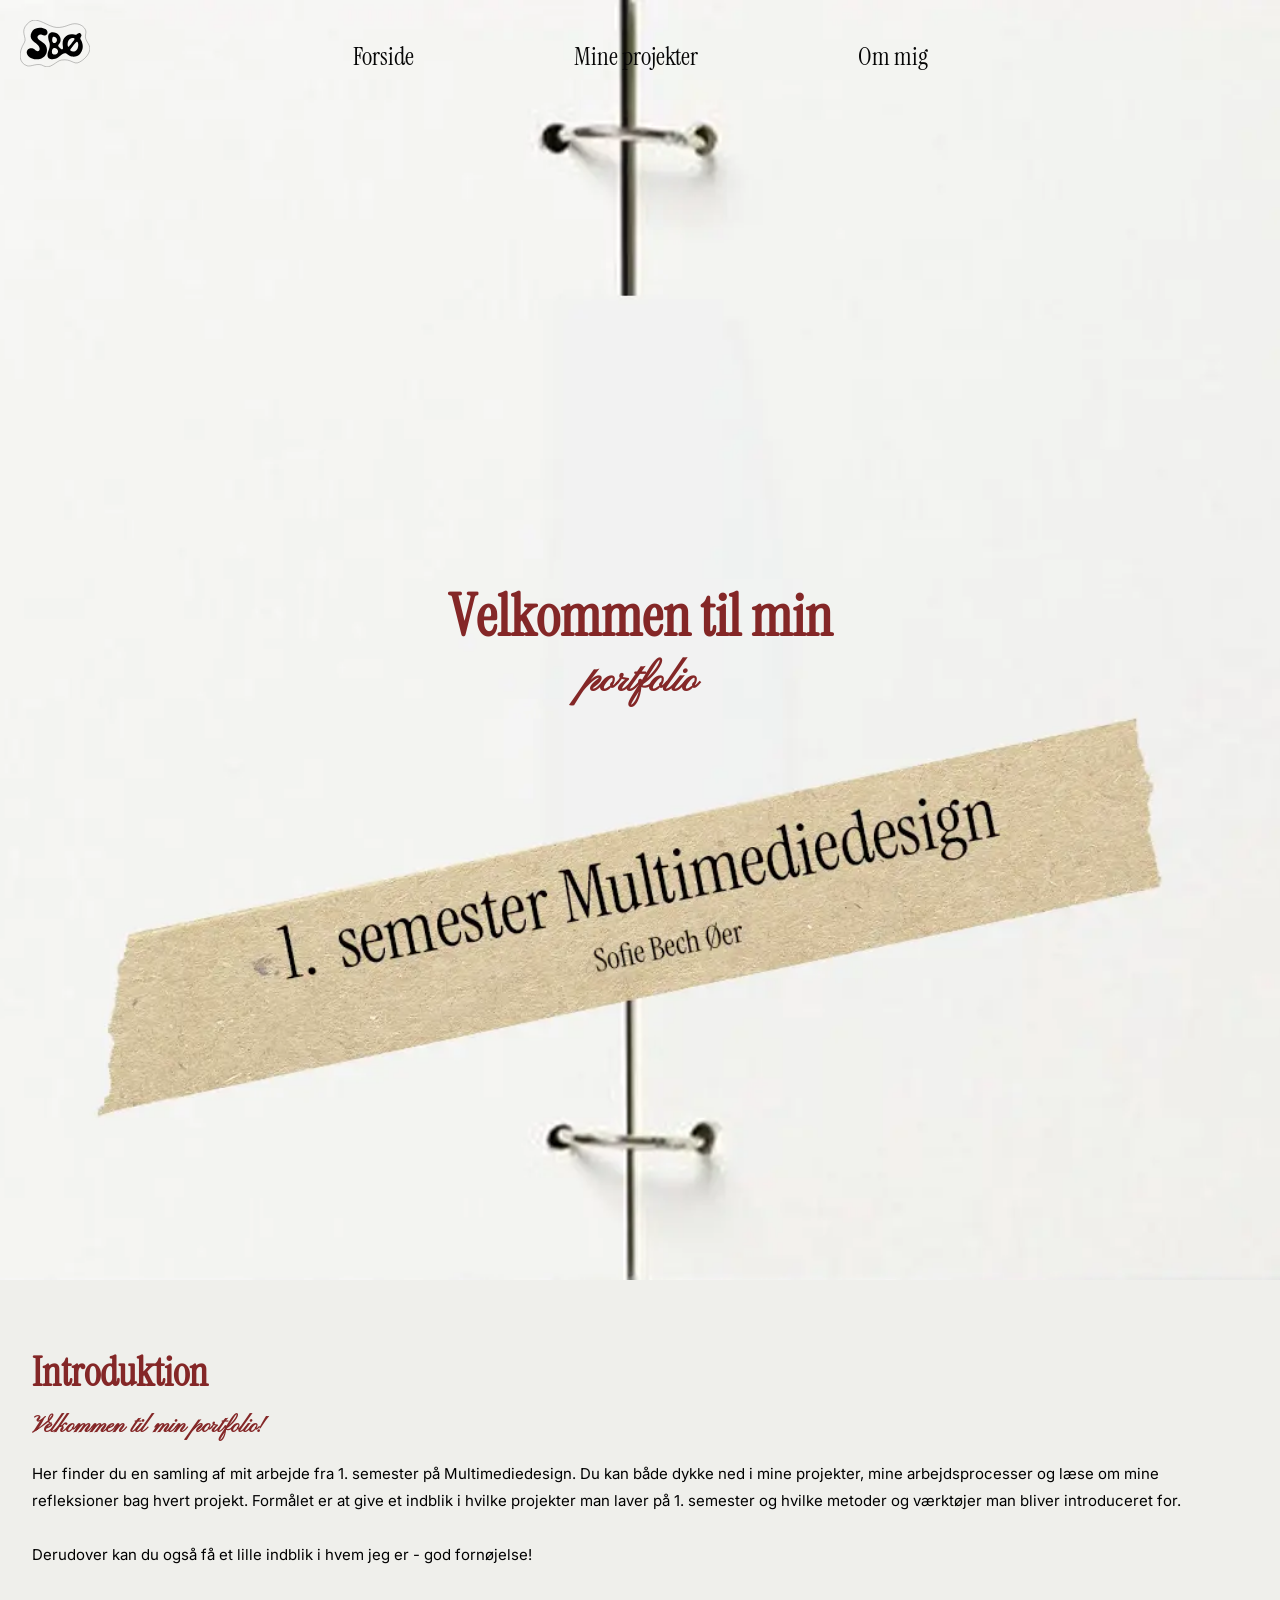
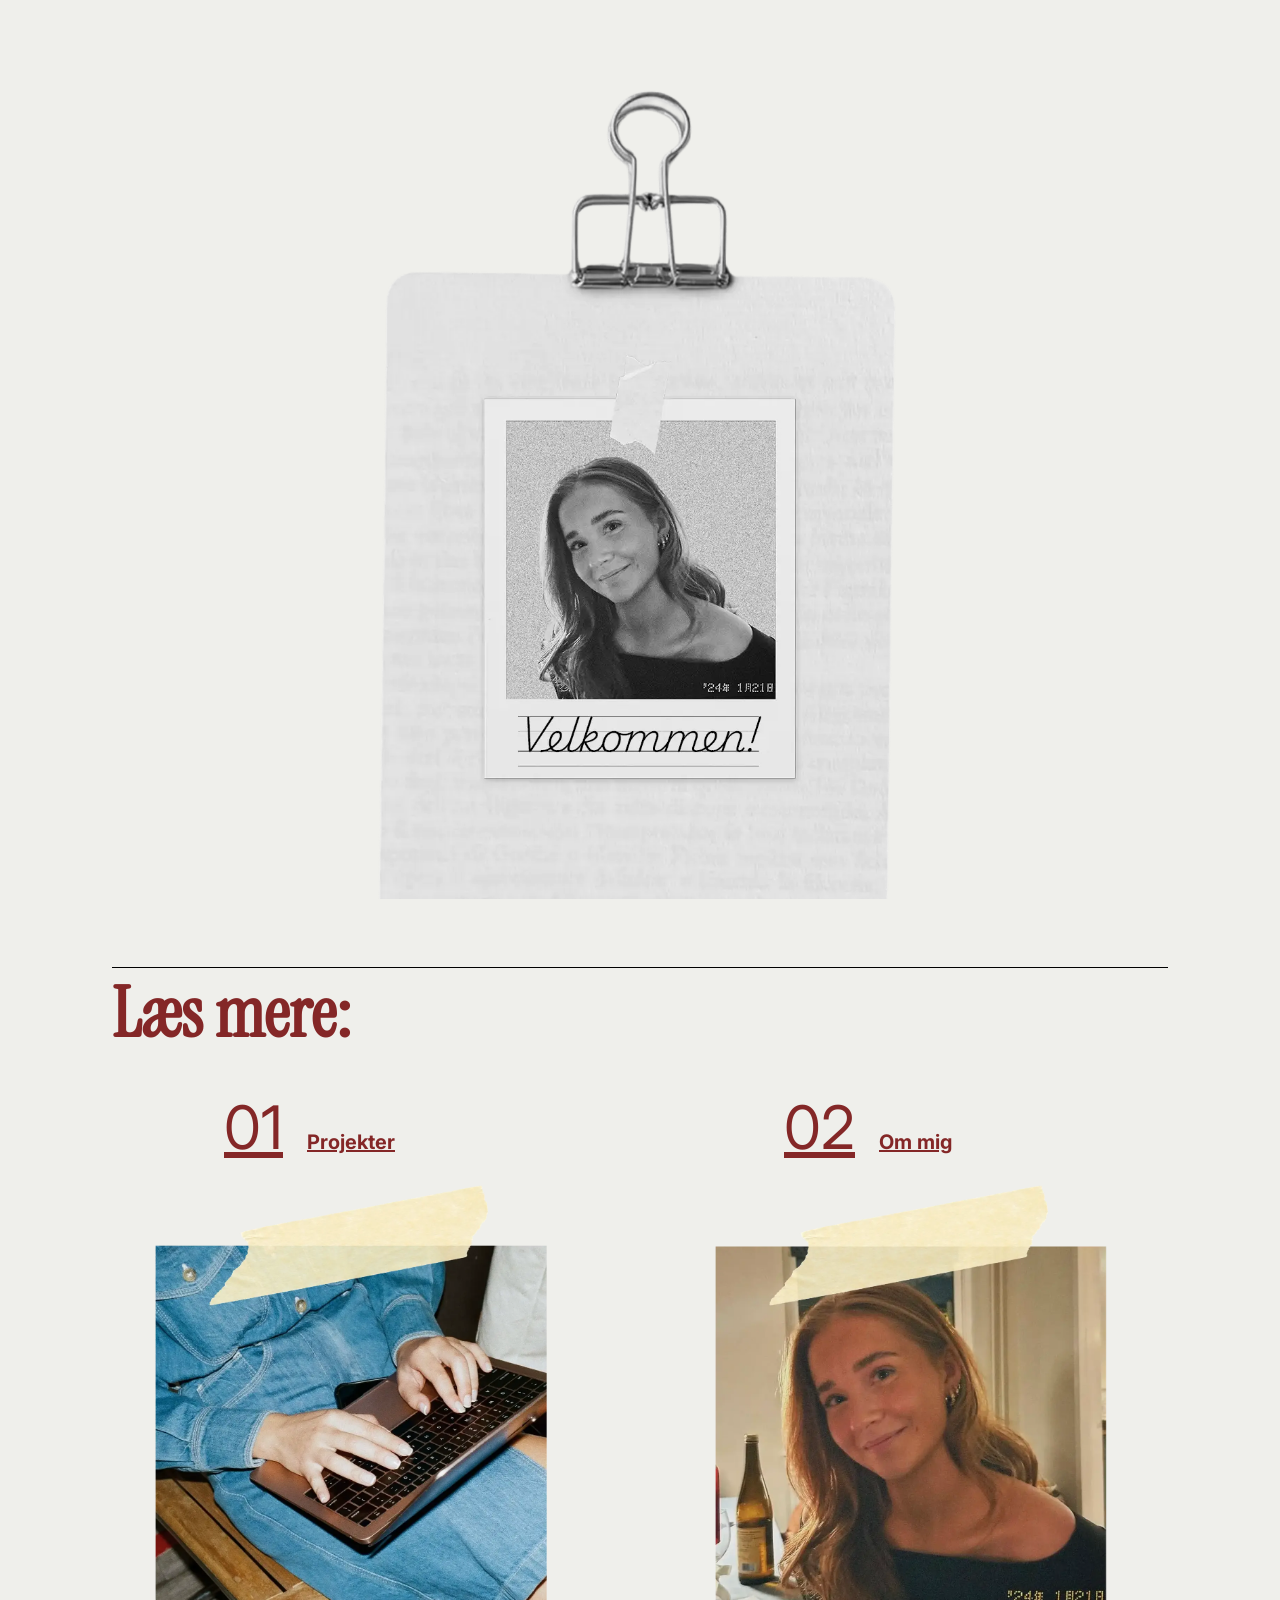
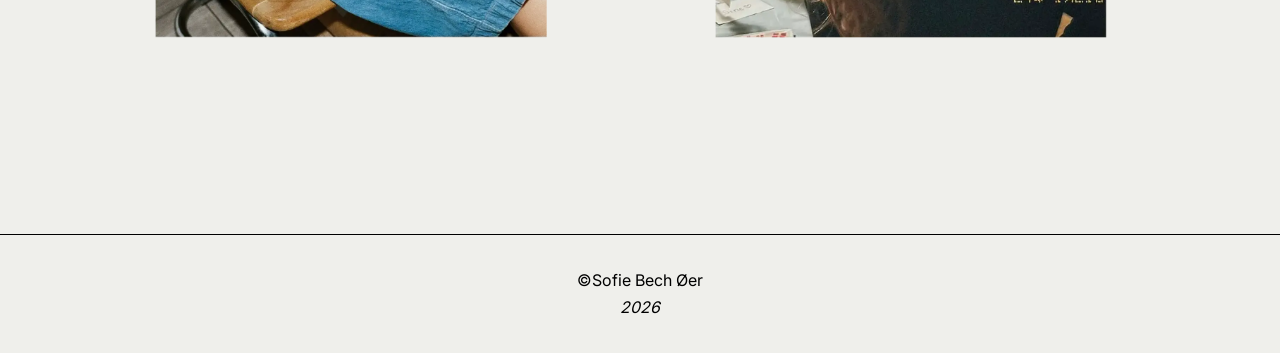
<file: index.html>
<!doctype html>
<html lang="da">
  <head>
    <meta charset="UTF-8" />
    <meta name="viewport" content="width=device-width, initial-scale=1.0" />
    <link rel="stylesheet" href="css/generel.css?v=2" />
    <link rel="stylesheet" href="css/layout.css?v=2" />

    <link rel="icon" type="image/svg+xml" href="imgs/favicon.svg" />

    <script src="js/burgermenu.js" defer></script>
    <script src="js/animation.js" defer></script>

    <title>Forside</title>
  </head>
  <body>
    <!-- HEADER -->
    <header>
      <a href="index.html">
        <img src="imgs/logo.svg" alt="mit logo" class="logo" />
      </a>

      <!-- span er i stedet for at skrive streger som en burger -->
      <button class="burger" id="burger">
        <span></span>
        <span></span>
        <span></span>
      </button>

      <nav class="mobile-menu" id="mobileMenu">
        <a href="index.html">(1) FORSIDE</a>
        <a href="projekter.html">(2) PROJEKTER</a>
        <a href="ommig.html">(3) OM MIG</a>
      </nav>

      <!-- menu til desktop -->
      <nav class="desktop_nav">
        <a href="index.html">Forside</a>
        <a href="projekter.html">Mine projekter</a>
        <a href="ommig.html">Om mig</a>
      </nav>
    </header>

    <!-- MAIN -->
    <main>
      <!-- HERO -->
      <section class="hero">
        <div class="hero_img">
          <img src="imgs/hero.webp" alt="herobillede" />
        </div>

        <div class="hero_text">
          <h1>Velkommen til min</h1>
          <h2 class="animer">portfolio</h2>
        </div>
      </section>

      <!-- INTRODUKTION -->
      <section class="forside_intro">
        <div class="forside_intro_text">
          <h1>Introduktion</h1>
          <h2>Velkommen til min portfolio!</h2>
          <p>
            Her finder du en samling af mit arbejde fra 1. semester på Multimediedesign. Du kan både dykke ned i mine projekter, mine arbejdsprocesser og læse om mine refleksioner bag hvert projekt. Formålet er at give et indblik i hvilke projekter
            man laver på 1. semester og hvilke metoder og værktøjer man bliver introduceret for. <br /><br />Derudover kan du også få et lille indblik i hvem jeg er - god fornøjelse!
          </p>
        </div>

        <div class="intro_img">
          <img src="imgs/intro_img.webp" alt="intro_billede_af_mig" />
        </div>
      </section>

      <!-- LÆS MERE -->
      <section class="laes_mere">
        <h1>Læs mere:</h1>

        <a href="projekter.html" class="laes_mere_a">
          <h2 class="laes_mere_title">
            <span class="nummer">01</span>
            <span class="tekst">Projekter</span>
          </h2>

          <img src="imgs/01projekter.webp" alt="projekter_img" />
        </a>

        <a href="ommig.html" class="laes_mere_a">
          <h3 class="laes_mere_title">
            <span class="nummer">02</span>
            <span class="tekst">Om mig</span>
          </h3>

          <img src="imgs/02ommig.webp" alt="ommig_img" />
        </a>
      </section>
    </main>

    <!-- FOOTER -->
    <footer>
      <p class="navn_footer">&copy;Sofie Bech Øer</p>
      <p class="år">2026</p>
    </footer>
  </body>
</html>
</file>
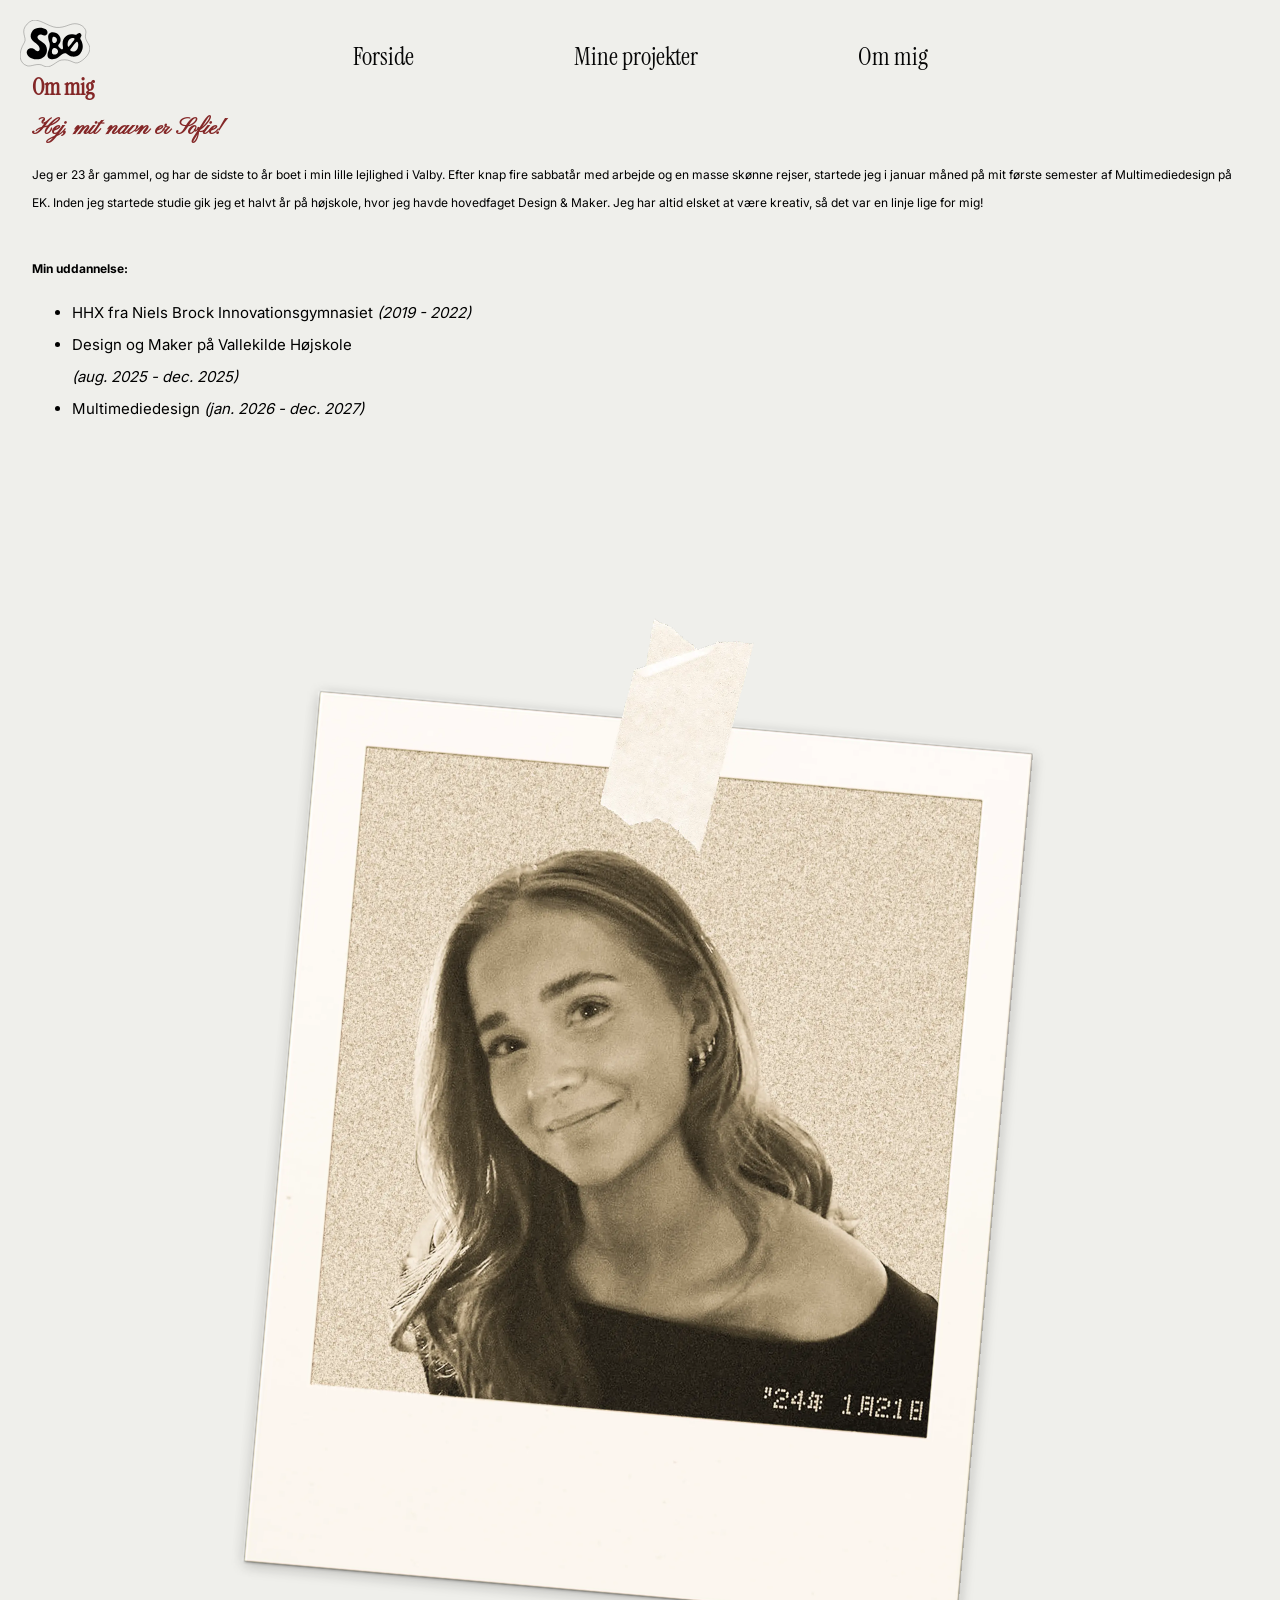
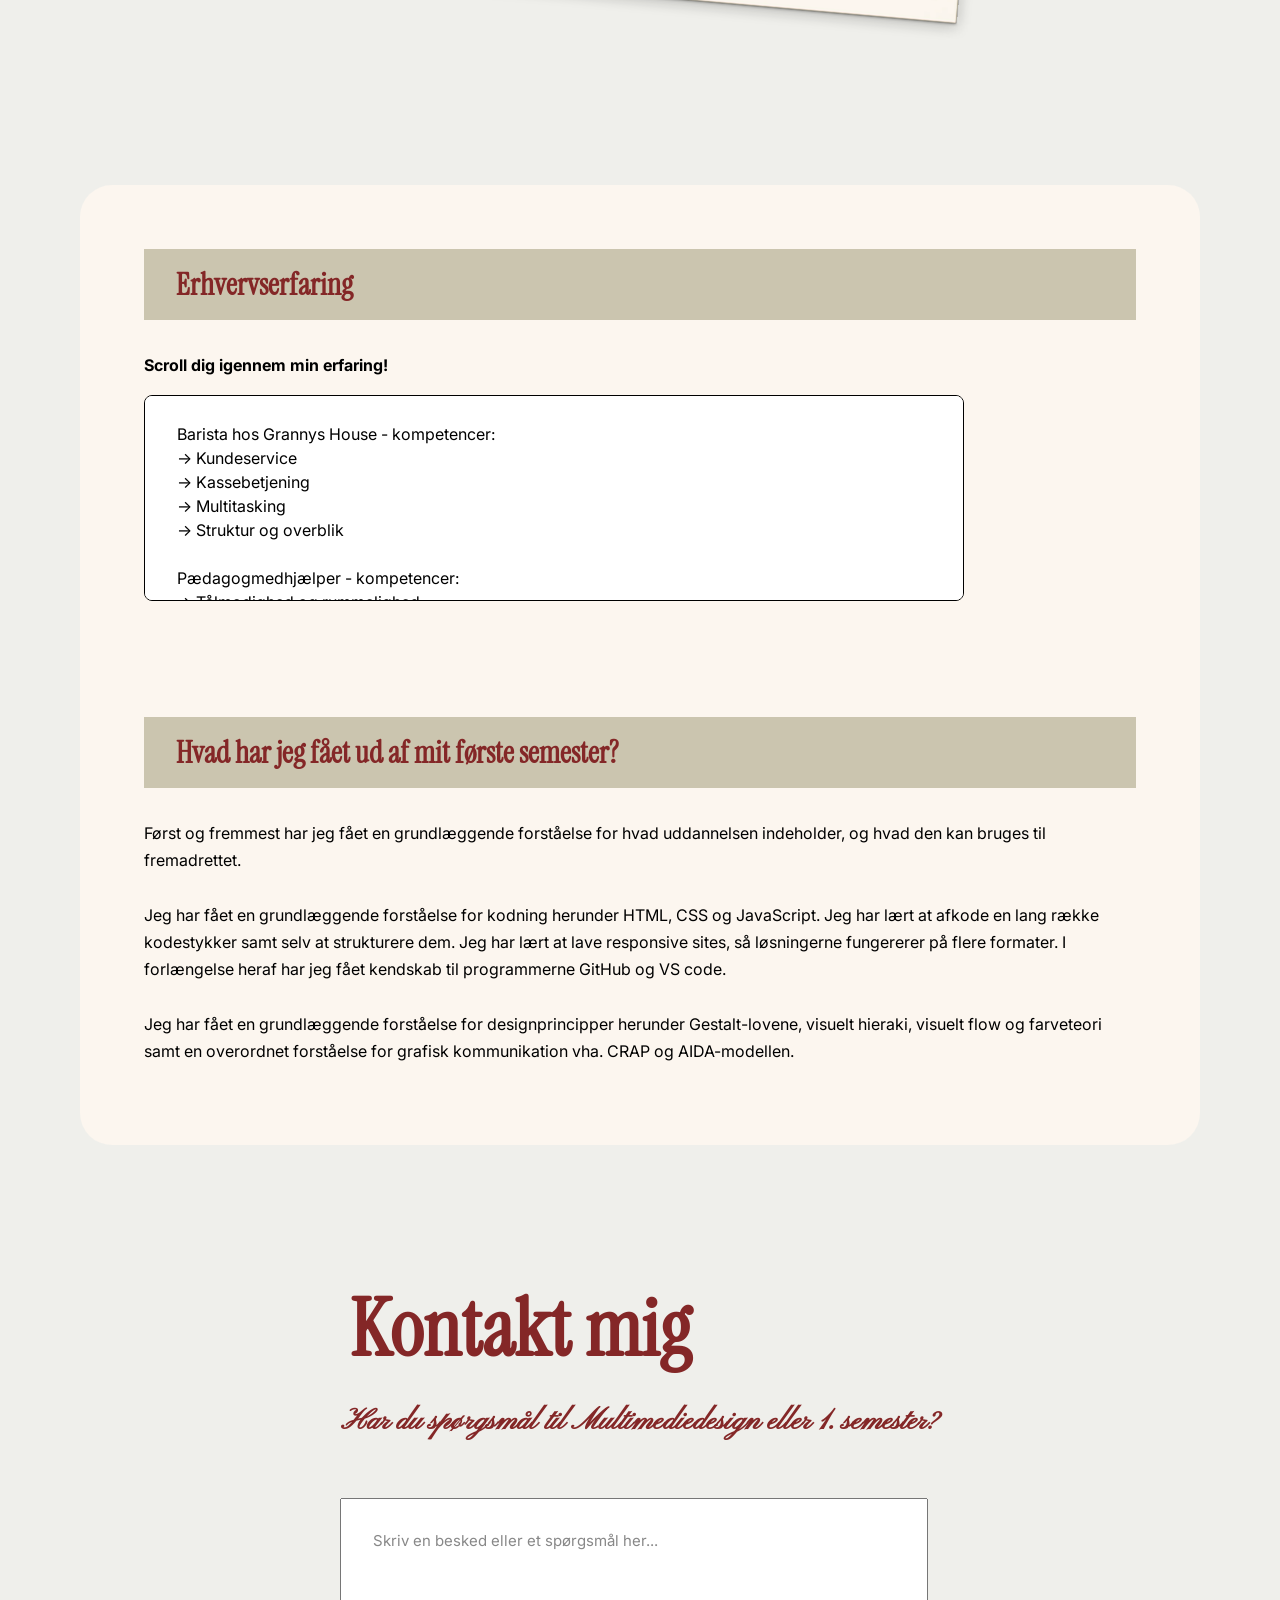
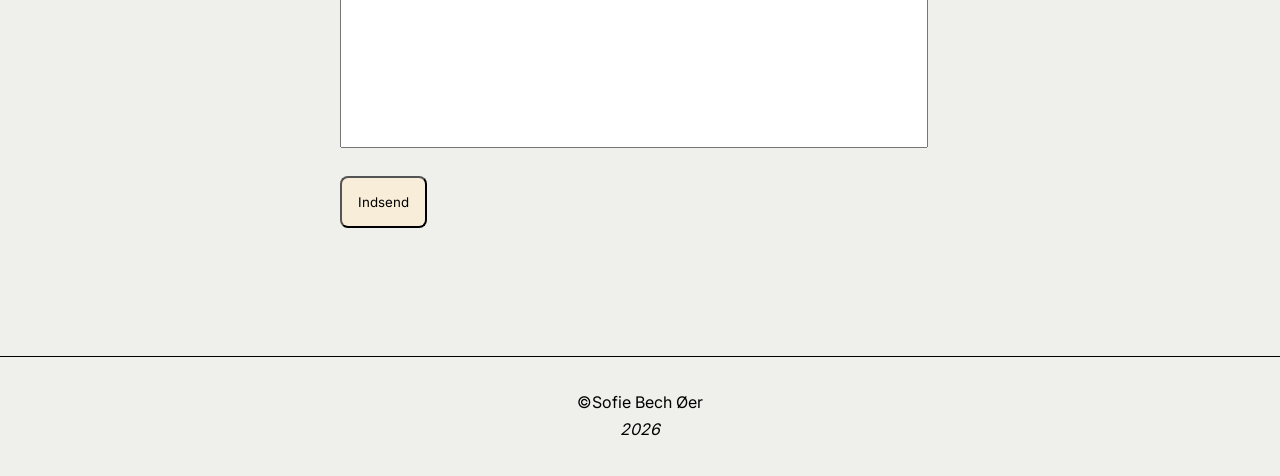
<file: ommig.html>
<!doctype html>
<html lang="da">
  <head>
    <meta charset="UTF-8" />
    <meta name="viewport" content="width=device-width, initial-scale=1.0" />
    <link rel="stylesheet" href="css/generel.css" />
    <link rel="stylesheet" href="css/layout.css" />

    <link rel="icon" type="image/svg+xml" href="imgs/favicon.svg" />

    <script src="js/kontakt.js" defer></script>
    <script src="js/burgermenu.js" defer></script>
    <script src="js/animation.js" defer></script>

    <title>Om mig</title>
  </head>
  <body>
    <!-- HEADER -->
    <header>
      <a href="index.html">
        <img src="imgs/logo.svg" alt="mit logo" class="logo" />
      </a>

      <!-- span er i stedet for at skrive streger som en burger -->
      <button class="burger" id="burger">
        <span></span>
        <span></span>
        <span></span>
      </button>

      <nav class="mobile-menu" id="mobileMenu">
        <a href="index.html">(1) FORSIDE</a>
        <a href="projekter.html">(2) PROJEKTER</a>
        <a href="ommig.html">(3) OM MIG</a>
      </nav>

      <!-- menu til desktop -->
      <nav class="desktop_nav">
        <a href="index.html">Forside</a>
        <a href="projekter.html">Mine projekter</a>
        <a href="ommig.html">Om mig</a>
      </nav>
    </header>

    <!-- MAIN -->
    <main>
      <!-- OM MIG -->
      <section class="om_mig">
        <div class="om_mig_text">
          <div>
            <h1>Om mig</h1>
            <h2>Hej, mit navn er Sofie!</h2>
            <p>
              Jeg er 23 år gammel, og har de sidste to år boet i min lille lejlighed i Valby. Efter knap fire sabbatår med arbejde og en masse skønne rejser, startede jeg i januar måned på mit første semester af Multimediedesign på EK. Inden jeg
              startede studie gik jeg et halvt år på højskole, hvor jeg havde hovedfaget Design & Maker. Jeg har altid elsket at være kreativ, så det var en linje lige for mig!
              <br />
              <br />
            </p>

            <p><strong>Min uddannelse:</strong></p>
            <ul>
              <li>HHX fra Niels Brock Innovationsgymnasiet <em>(2019 - 2022)</em></li>
              <li>Design og Maker på Vallekilde Højskole <br /><em>(aug. 2025 - dec. 2025)</em></li>
              <li>Multimediedesign <em>(jan. 2026 - dec. 2027)</em></li>
            </ul>
          </div>
        </div>

        <div class="om_mig_img">
          <img src="imgs/portræt.webp" alt="portraetbillede_af_mig" />
        </div>
      </section>

      <div class="erhverv_semester_wrapper">
        <!-- ERHVERVSERFARING -->
        <section class="erhverv">
          <div class="erhverv_h1">
            <h1>Erhvervserfaring</h1>
          </div>

          <div class="erhverv_text">
            <p><strong>Scroll dig igennem min erfaring!</strong></p>
          </div>

          <div>
            <!-- readonly gør at brugeren ikke kan skrive i feltet, men stadig scrolle i det  -->
            <textarea class="erhverv_textarea" readonly>
 
Barista hos Grannys House - kompetencer:
-> Kundeservice
-> Kassebetjening 
-> Multitasking 
-> Struktur og overblik 

Pædagogmedhjælper - kompetencer: 
-> Tålmodighed og rummelighed 
-> Ansvar og selvstændighed 
-> Samarbejde
-> Fleksibilitet og omstillingsevne 
          </textarea
            >
          </div>
        </section>

        <!-- 1. SEMESTER -->
        <section class="foerste_semester">
          <div class="foerste_semester_h1">
            <h1>Hvad har jeg fået ud af mit første semester?</h1>
          </div>

          <div class="foerste_semester_p">
            <p>
              Først og fremmest har jeg fået en grundlæggende forståelse for hvad uddannelsen indeholder, og hvad den kan bruges til fremadrettet. <br /><br />Jeg har fået en grundlæggende forståelse for kodning herunder HTML, CSS og JavaScript. Jeg
              har lært at afkode en lang række kodestykker samt selv at strukturere dem. Jeg har lært at lave responsive sites, så løsningerne fungererer på flere formater. I forlængelse heraf har jeg fået kendskab til programmerne GitHub og VS code.
              <br /><br />
              Jeg har fået en grundlæggende forståelse for designprincipper herunder Gestalt-lovene, visuelt hieraki, visuelt flow og farveteori samt en overordnet forståelse for grafisk kommunikation vha. CRAP og AIDA-modellen.
            </p>
          </div>
        </section>
      </div>

      <!-- KONTAKT MIG -->
      <section class="kontakt">
        <div class="kontakt_text">
          <h1>Kontakt mig</h1>
          <h2>Har du spørgsmål til Multimediedesign eller 1. semester?</h2>
        </div>

        <div class="forms">
          <form id="kontaktform">
            <label for="besked"></label>

            <textarea id="besked" name="besked" rows="5" placeholder="Skriv en besked eller et spørgsmål her..."></textarea>

            <button type="submit">Indsend</button>
          </form>

          <p id="takbesked"></p>
        </div>

        <div id="overlay" class="overlay hidden">
          <div class="popup">
            <p>Tak for din henvendelse!</p>
            <button id="lukPopup">OK</button>
          </div>
        </div>
      </section>
    </main>

    <!-- FOOTER -->
    <footer>
      <p class="navn_footer">&copy;Sofie Bech Øer</p>
      <p class="år">2026</p>
    </footer>
  </body>
</html>
</file>
<file: css/generel.css>
@font-face {
  font-family: "Overskrift";
  src: url(../fonte/InstrumentSerif-Regular.ttf);
}

@font-face {
  font-family: "Underoverskrift";
  src: url(../fonte/PinyonScript-Regular.ttf);
}

@font-face {
  font-family: "Paragraffer";
  src: url(../fonte/inter.ttf);
}

.logo {
  width: 70px;
  height: auto;
  position: fixed;
  display: block;
  z-index: 1000;

  top: 20px;
  left: 20px;
}

.logo a {
  cursor: pointer;
}

header {
  position: relative;
  z-index: 1000;
}

/* BURGERMENU */
/* Burger-knap */
.burger {
  position: fixed;
  right: 40px;
  top: 20px;
  width: 30px;

  background: transparent;
  border: none;
  cursor: pointer;

  padding: 0;
  margin: 0;

  z-index: 1001;
}

/* De tre streger */
.burger span {
  display: block;
  width: 100%;
  height: 2px;
  background: #1d1d1d;

  margin: 8px 0;

  transition: 0.3s ease;
}

/* Når menuen er åben -> kryds */
.burger.active span:nth-child(1) {
  transform: translateY(10px) rotate(45deg);
}

.burger.active span:nth-child(2) {
  opacity: 0;
}

.burger.active span:nth-child(3) {
  transform: translateY(-10px) rotate(-45deg);
}

/* Dropdown-menu */
.mobile-menu {
  position: fixed;
  font-family: "Paragraffer", sans-serif;

  margin: 0;

  width: 80vw;
  max-width: 500px;
  min-height: 250px;

  background: rgba(145, 145, 145, 0.2); /*sidste tal er opaciteten*/

  backdrop-filter: blur(2.5px);

  padding: 50px;

  display: flex;
  flex-direction: column;

  gap: 20px;

  opacity: 0;
  visibility: hidden;

  transform: translateY(-20px);

  transition: 0.3s ease;

  z-index: 1000;
}

/* Åben menu */
.mobile-menu.active {
  opacity: 1;
  visibility: visible;
  transform: translateY(0);
}

/* Links */
.mobile-menu a {
  text-decoration: none;

  color: #8a2d2d;

  font-size: 2.2rem;
  font-weight: 300;

  letter-spacing: 1px;

  transition: 0.2s;
}

.mobile-menu a:hover {
  opacity: 0.7;
}

@media (min-width: 769px) {
  .burger {
    display: none;
  }

  .mobile-menu {
    display: none;
  }

  .desktop_nav {
    display: flex !important;
    gap: 10rem;
    align-items: center;
    margin-top: 1.5rem;
  }

  .desktop_nav a {
    text-decoration: none;
    color: rgb(6, 6, 6);
    font-family: "Overskrift", serif;
    font-size: 25px;

    transition: transform 0.2s ease;
    display: inline-block;
  }

  .desktop_nav a:hover {
    color: #842727;
    transform: scale(1.1);
  }

  header {
    display: flex;
    position: fixed;
    top: 0;
    left: 0;
    right: 0;
    background: transparent;
    align-items: center;
    justify-content: center;
    padding: 1rem 3rem;
  }
}

/* den sidste er en fallback font */
h1 {
  font-family: "Overskrift", serif;
  color: #842727;
}

h1 span {
  display: inline-block;
  opacity: 0;
  transform: translateX(-20px);
}

h1.synlig span {
  animation: faldNed 1.5s ease forwards;
}

@keyframes faldNed {
  to {
    opacity: 1;
    transform: translateY(0);
  }
}

h2 {
  font-family: "Underoverskrift", cursive;
  color: #842727;
}

/* til animation af h2 på forsiden */
.animer span {
  display: inline-block;
  opacity: 0;
  transform: translateY(-20px);
}

.animer.synlig span {
  animation: faldNed 1.5s ease forwards;
}

h3 {
  font-family: "Paragraffer", sans-serif;
  /* color: #842727; */
  font-family: "Paragraffer", sans-serif;
  margin-bottom: -0.5rem;
  margin-top: 2rem;
  font-size: 16px;
}

p {
  font-family: "Paragraffer", sans-serif;
  line-height: 1.7rem;
}

/* skjul desktop nav på mobil */
.desktop_nav {
  display: none;
}

/* DESKTOP */
@media (min-width: 800px) {
}

body {
  margin: 0;
  padding: 0;
  background-color: #efefeb;
}

footer {
  text-align: center;
  border-top: 1.5px solid black;
}

.navn_footer {
  margin-bottom: -1rem;
  margin-top: 2rem;
}

.år {
  font-style: italic;
  margin-bottom: 2rem;
}
</file>
<file: css/layout.css>
/* FORSIDE */
/* HERO */

.hero_img img {
  width: 100vw;
  height: 100vw;
  object-fit: cover;
  max-width: 100%;
  max-height: 100%;
}
/* object-fit: cover sørger for, at billedet fylder hele området uden at blive strukket */

.hero {
  position: relative;
}

.hero_text {
  text-align: center;
  position: absolute;
  top: 50%;
  left: 50%;
  transform: translate(-50%, -50%);
  line-height: 1rem;
}

.hero_text h1 {
  font-size: 30px;
}

.hero_text h2 {
  font-size: 40px;
}

/* tablet version */
@media (min-width: 768px) and (max-width: 1350px) {
  .hero_text h1 {
    font-size: 58px;
  }
}

/* TIL DESKTOP */
@media (min-width: 1350px) {
  .hero_img img {
    object-position: center bottom;
    width: 100%;
    height: 877px;
  }

  .hero_text h1 {
    font-size: 119px;
    line-height: 1.1;
    white-space: nowrap;
    margin-top: -10rem;
  }

  .hero_text h2 {
    font-size: 100px;
    margin-top: -2rem;
  }

  .hero_text {
    transform: translate(-50%, -70%);
    line-height: 0.5rem;
  }
}

/* INTRO */

.forside_intro_text h1 {
  line-height: 1rem;
}

.forside_intro_text {
  margin: 2rem;
  margin-top: 5rem;
  margin-bottom: 5rem;
  font-size: 15px;
}

.intro_img img {
  width: 100vw;
  height: 500px;
  object-fit: cover;
  max-width: 100%;
  object-position: top;
}

.forside_intro {
  margin-top: 2rem;
  margin-bottom: 1rem;
}

/* til tablet */
@media (min-width: 768px) and (max-width: 1349px) {
  .forside_intro_text h1 {
    font-size: 40px;
  }

  .intro_img img {
    height: 850px;
  }
}

/* DESKTOP */
@media (min-width: 1350px) {
  .forside_intro_text h1 {
    font-size: 80px;
  }

  .forside_intro_text h2 {
    font-size: 30px;
  }

  .forside_intro_text p {
    font-size: 16px;
  }

  .forside_intro {
    display: grid;
    grid-template-columns: 1fr 1fr;
    align-items: center;
    padding: 2rem;
    gap: 3rem;
    margin-top: 2rem;
    margin-bottom: 1rem;
  }

  .forside_intro_text {
    margin: 0;
    margin-top: -10rem;
    margin-left: 5rem;
  }

  .intro_img {
    justify-self: center;
    overflow: hidden;
  }

  .intro_img img {
    width: 100%;
    height: 650px;
    transform: rotate(5deg);
  }
}

/* LÆS MERE */

.nummer {
  font-size: 1.5rem;
  font-weight: lighter;
  color: #842727;
}

.tekst {
  font-size: 1rem;
  padding-left: 1rem;
  color: #842727;
}

.laes_mere h1 {
  margin: 2rem;
  margin-top: 5rem;
  margin-bottom: 2rem;
  border-top: 1px solid black;
}

.laes_mere_a {
  display: block;
  text-decoration: none;
  color: inherit;
  cursor: pointer;
  color: #842727;
}

.laes_mere_a:hover {
  transition: transform 0.2s ease;
  display: inline-block;
  transform: scale(1.03);
}

.laes_mere_title {
  display: flex;
  align-items: baseline;
  gap: 0.5rem;
  font-family: "Paragraffer", sans-serif;

  text-decoration: underline;
  padding-bottom: 0.2rem;

  margin: 2rem;
  margin-bottom: -1.5rem;
}

.laes_mere_a img {
  max-width: 100%;
  width: 100vw;
  margin-bottom: 5rem;
}

/* DESKTOP */
@media (min-width: 768px) {
  .laes_mere h1 {
    font-size: 70px;
    grid-column: 1 / -1;
    margin-top: -2rem;
  }

  .nummer {
    font-size: 60px;
    margin-left: 9rem;
  }

  .tekst {
    font-size: 20px;
  }

  .laes_mere {
    display: grid;
    grid-template-columns: 1fr 1fr;
    padding: 5rem;
  }

  .laes_mere_a img {
    width: 100%;
    height: 500px;
    object-fit: cover;
    display: block;
  }

  .laes_mere_title {
    margin: 0;
    margin-bottom: 0.5rem;
  }
}

/* OM MIG */
.erhverv_semester_wrapper {
  background-color: #fcf6ef;
  padding-top: 2rem;
}

.om_mig h1 {
  line-height: 1rem;
}

.om_mig_text {
  margin: 2rem;
  margin-top: 5rem;
  margin-bottom: 5rem;
  font-size: 15px;
}

.om_mig_text li {
  font-family: "Paragraffer", sans-serif;
  line-height: 2rem;
  font-size: 15px;
}

.om_mig_img img {
  width: 100vw;
  height: 100vw;
  object-fit: cover;
  transform: rotate(5deg);
  margin-bottom: 8rem;
  max-width: 100%;
}

/* TIL DESKTOP */
@media (min-width: 1350px) {
  .om_mig {
    display: grid;
    grid-template-columns: 1fr 1fr; /* to lige store kolonner*/
    align-items: center;
    padding: 2rem;
    margin-bottom: -7rem;
  }

  .om_mig_text {
    margin: 0;
    margin-top: -10rem;
    margin-left: 5rem;
  }

  .om_mig_text h1 {
    font-size: clamp(32px, 6vw, 80px); /* flydende størrelse*/
    line-height: 0.2rem;
  }

  .om_mig_text h2 {
    font-size: 50px;
  }

  .om_mig_text p {
    font-size: 16px;
    line-height: 2rem;
  }

  .om_mig_img {
    justify-self: center;
    overflow: hidden;
  }

  .om_mig_img img {
    width: 80%;
    height: auto;
    transform: rotate(5deg);
  }
}

/* til tablet */
@media (min-width: 768px) and (max-width: 1349px) {
  .om_mig_img img {
    width: 60%;
    margin: 0 auto;
    display: block;
  }

  .om_mig_text p {
    font-size: 12px;
  }

  .kontakt_text h1 {
    font-size: 48px;
    margin-left: 0;
  }
}

/* ERHVERVSERFARING */

.erhverv {
  width: 100vw;
  margin-left: calc(50% - 50vw);
  font-size: 12.5px;
}

.erhverv h1 {
  margin-top: 0;
  margin-bottom: 0;
  background-color: #cbc5af;
  padding: 1rem 0;
  padding-left: 2rem;
}

.erhverv_text {
  font-family: "Paragraffer", sans-serif;
  margin-top: 2rem;
  margin-bottom: -2rem;
  margin-left: 2rem;
  font-size: larger;
}

.erhverv_textarea {
  width: 70%;
  max-width: 430px;
  padding-left: 2rem;
  margin-top: 2rem;

  height: 200px;
  border: 1px solid black;
  border-radius: 0.5rem;
  font-family: "Paragraffer", sans-serif;
  line-height: 1.5rem;
  resize: none; /* fjerner håndtaget til at vælge str. på tekstfeltet */
  overflow-y: auto; /* gør feltet scrollbart */
}

/* HVAD JEG HAR FÅET UD AF FØRSTE SEMESTER  */

.foerste_semester {
  margin: 2rem;
  margin-top: 5rem;
  margin-bottom: 5rem;
  font-size: 12.5px;
}

.foerste_semester_h1 {
  background-color: #cbc5af;
  padding: 1rem 0;

  width: 100vw;
  margin-left: calc(50% - 50vw);
  text-align: center;
}

.foerste_semester_h1 h1 {
  margin: 0;
}

/* erhvervserfaring og 1. semester DESKTOP */
@media (min-width: 768px) {
  .erhverv_semester_wrapper {
    display: flex;
    flex-direction: column;
    border-radius: 2rem;
    margin-left: 15rem;
    margin-right: 15rem;

    align-items: center;
  }

  .erhverv {
    width: 100%; /* erstatter 100vw */
    margin-left: 0;
  }

  .erhverv_h1 {
    font-size: 20px;
    margin: 2rem;
    margin-left: 4rem;
    margin-right: 4rem;
  }

  .erhverv_text {
    font-size: 16px;
    margin-left: 4rem;
  }

  .erhverv_textarea {
    width: 86%; /*fylder sin kolonne */
    max-width: none; /* fjerner mobilbegrænsningen */
    font-size: 16px;
    margin-left: 4rem;
    margin-right: 4rem;
    margin-bottom: 3rem;
  }

  .foerste_semester {
    margin: 2rem;
    padding: 2rem;
    margin-left: 4rem;
    margin-right: 4rem;
  }

  .foerste_semester_h1 {
    width: 100%;
    margin-left: -2rem;
    margin-right: -2rem;
    margin-bottom: 2rem;
    text-align: start;
    font-size: 20px;
    padding: 1rem 2rem;
  }

  .foerste_semester_p {
    font-size: 16px;
    margin-left: -2rem;
  }
}

/* til tablet */
@media (min-width: 768px) and (max-width: 1349px) {
  .erhverv_semester_wrapper {
    margin-left: 5rem;
    margin-right: 5rem;
  }

  .erhverv_textarea {
    width: 70%;
  }
}

/* KONTAKT MIG */
.kontakt h1 {
  line-height: 1rem;
}

.kontakt_text {
  margin: 2rem;
  margin-top: 5rem;
  margin-bottom: 5rem;
  font-size: 15px;
}

label {
  display: block;
}

button,
input,
select,
textarea {
  font-family: "Paragraffer", sans-serif;
}

button {
  padding: 1rem;
  border-radius: 0.5rem;
  background-color: #f7edd8;
  color: black;
  margin: 2rem;
  margin-top: 0.5rem;
}

button:hover {
  transition: transform 0.2s ease;
  display: inline-block;
  transform: scale(1.1);
  cursor: pointer;
}

textarea {
  margin: 1rem;
  margin-top: -3rem;
  margin-bottom: 1rem;
  margin-left: 2rem;
}

textarea:hover {
  cursor: default;
}

#besked {
  width: 85%;
  max-width: 430px;
  padding: 2rem;
  font-size: 15px;
  font-family: "Paragraffer", sans-serif;
  resize: none; /*forhindrer brugeren i at ændre størrelsen  */
  box-sizing: border-box;
}

#besked::placeholder {
  color: #888;
}

/* POPUP */

.overlay {
  position: fixed;
  top: 0;
  left: 0;
  width: 100%;
  height: 100%;

  background: rgba(0, 0, 0, 0.4); /* mørk baggrund */
  backdrop-filter: blur(6px); /* BLUR EFFEKT */

  display: flex;
  justify-content: center;
  align-items: center;

  z-index: 1000; /* sørger for den ligger ovenpå alt */
}

.popup {
  background: white;
  padding: 20px;
  border-radius: 12px;
  text-align: center;
  width: 250px;

  box-shadow: 0 10px 30px rgba(0, 0, 0, 0.3);
}

/* skjuler popup som standard */
.hidden {
  display: none;
}

/* kontakt mig DESKTOP */
@media (min-width: 768px) {
  .kontakt {
    display: flex;
    flex-direction: column;
    align-items: center;
    padding: 4rem 2rem;
  }

  .kontakt_text {
    text-align: center;
    margin: 0;
    margin-bottom: 2rem;
    font-size: 16px;
  }

  .kontakt_text h1 {
    font-size: 80px;
    margin-left: -15rem;
    margin-top: 7rem;
  }

  .kontakt_text h2 {
    font-size: 30px;
  }

  .forms {
    display: flex;
    flex-direction: column;
    align-items: flex-start;
    width: 100%;
    max-width: 600px;
  }

  #besked {
    width: 140%;
    max-width: none; /* fjerner mobilbegrænsningen på 430px*/
  }

  textarea {
    margin-top: 0;
    height: 250px;
    margin-left: 0;
  }

  button {
    margin-left: 0;
  }
}

/* PROJEKTER */
/* HERO */
.intro_projekter {
  position: relative;
}

.intro_p_img img {
  width: 100vw;
  height: 100vw;
  object-fit: cover;
  display: block;
  margin-bottom: -7rem;
}

.intro_p_img {
  margin-bottom: 5rem;
  margin-top: 4rem;
}

.intro_p_text h1 {
  line-height: 1rem;
  text-align: center;
}

.intro_p_text h2 {
  font-size: 21px;
  text-align: center;
}

.intro_p_text {
  margin: 2rem;
  margin-top: 5rem;
  margin-bottom: 5rem;
  font-size: 12px;

  position: absolute;
  top: 33%;
  left: 1%;
  right: 1%;
  transform: translateY(-50%);
}

.intro_projekter a {
  display: inline-block;
  margin-top: 1rem;
  margin-left: 0.5rem;
  margin-right: 0.5rem;
  padding: 0.5rem 1rem;
  background-color: white;
  color: black;
  text-decoration: none;
  border-radius: 0.5rem;
  border: 1px solid black;
}

.knapper {
  margin-left: 2rem;
}

.knapper a {
  box-shadow: 0px 4px 8px rgba(0, 0, 0, 0.4);
}

.knapper a:hover {
  transition: transform 0.2s ease;
  display: inline-block;
  cursor: pointer;
  transform: scale(1.1);
}

/* TIL DESKTOP */
@media (min-width: 768px) {
  .intro_p_text h1 {
    font-size: 80px;
    margin-top: 20rem;
  }

  .intro_p_text h2 {
    font-size: 30px;
  }

  .intro_p_text {
    font-size: 16px;
    margin-left: 25rem;
    margin-right: 25rem;
  }

  .intro_p_img img {
    width: 100%;
    height: 850px;
    margin-top: -3rem;
    object-fit: cover; /* gør at billedet stadig fylder hele bredden og ikke bliver strakt */
    object-position: top; /* cropper i bunden, beholder toppen*/
  }

  .intro_p_img {
    margin-top: 5.5rem;
  }

  .knapper {
    order: 2;
    display: flex;
    justify-content: center;
    gap: 1rem;
    padding: 4rem 20rem;
    width: 60%;
    margin: 0 auto;
    margin-top: -20rem;
    font-size: 16px;
  }

  .intro_projekter a {
    padding: 1rem 2rem;
    border: 2px solid black;
  }
}

/* tablet version */
@media (min-width: 768px) and (max-width: 1334px) {
  .intro_p_text {
    margin-left: 2rem;
    margin-right: 2rem;
    font-size: 14px;
  }

  .intro_p_text h1 {
    font-size: clamp(32px, 6vw, 80px);
    margin-top: 5rem;
  }

  .intro_p_text h2 {
    font-size: clamp(18px, 3vw, 30px);
  }

  .knapper {
    display: flex;
    flex-wrap: wrap;
    justify-content: center;
    gap: 0.5rem;
    padding: 1rem;
    margin-top: -5rem;
  }
}

/* PROJEKTER */

.mobilogweb_text,
.emnesite_text,
.emergency_text,
.virksomhed_text {
  margin: 2rem;
  margin-top: 5rem;
  margin-bottom: 5rem;
  font-size: 12px;
}

.mobilogweb_text h1,
.emnesite_text h1,
.emergency_text h1,
.virksomhed_text h1 {
  line-height: 1rem;
  margin-top: 7rem;
  border-top: 2px solid black;
  padding-top: 3rem;
}

.mobilogweb_text h3,
.emnesite_text h3,
.emergency_text h3,
.virksomhed_text h3 {
  font-family: "Paragraffer", sans-serif;
  margin-bottom: -0.5rem;
  margin-top: 2rem;
}

.mobilogweb_text a,
.emnesite_text a,
.emergency_text a,
.virksomhed_text a {
  display: inline-block;
  padding: 0.5rem 1rem;
  background-color: #f5edd7;
  color: black;
  border-radius: 0.5rem;
  border: 1px solid black;
  margin-top: 1.5rem;
  margin-right: 2rem;

  box-shadow: 0px 4px 8px rgba(0, 0, 0, 0.3);
}

.mobilogweb_text a:hover,
.emnesite_text a:hover,
.emergency_text a:hover,
.virksomhed_text a:hover {
  transition: transform 0.2s ease;
  display: inline-block;
  transform: scale(1.1);
  text-decoration: solid;
}

/* til tablet */
@media (min-width: 768px) and (max-width: 1350px) {
  .mobilogweb_text h1,
  .emnesite_text h1,
  .emergency_text h1,
  .virksomhed_text h1 {
    font-size: 40px;
  }
}

/* mockups */

.doku {
  position: relative;
  width: 100%;
  max-width: 430px;
  margin: 0 auto;
  margin-bottom: 2rem;
  display: block;
}

.computer-frame {
  width: 100%;
  display: block;
  position: relative;
  z-index: 2;
}

.mockup_video {
  position: absolute;

  /* hvor videoen ligger ift. billedet */
  top: 5%;
  left: 12%;

  width: 76%;
  height: 80%;

  object-fit: cover;
  z-index: 1;
}

/* proces */

.doku_proces img {
  width: 100%;
  max-width: 430px;
  margin-bottom: 2rem;
}

.doku_proces {
  display: none;
}

/* TIL DESKTOP */
@media (min-width: 1350px) {
  #mobilogweb,
  #emnesite,
  #emergency,
  #virksomhed {
    display: grid;
    grid-template-columns: 1fr 1fr;
    gap: 3rem;
    padding: 3rem;
    align-items: start;
    align-items: center;
  }

  .doku {
    display: grid;
    top: 2rem;
  }

  .mobilogweb_text,
  .emnesite_text,
  .emergency_text,
  .virksomhed_text {
    margin: 2rem;
    margin-top: 5rem;
    margin-bottom: 5rem;
    font-size: 16px;
  }

  .mobilogweb_text h1,
  .emnesite_text h1,
  .emergency_text h1,
  .virksomhed_text h1 {
    font-size: 80px;
    margin-top: -10rem;
  }

  .mobilogweb_text h1 {
    margin-top: 3rem;
  }

  .mobilogweb_text h2,
  .emnesite_text h2,
  .emergency_text h2,
  .virksomhed_text h2 {
    font-size: 30px;
  }

  .mobilogweb_text a,
  .emnesite_text a,
  .emergency_text a,
  .virksomhed_text a {
    display: inline-block;
    padding: 1rem 2rem;
    background-color: #f5edd7;
    color: black;
    text-decoration: underline;
    border-radius: 0.5rem;
    border: 2px solid black;
    margin-top: 1.5rem;
    font-size: 16px;
  }

  #emnesite,
  #emergency,
  #virksomhed {
    display: grid;
    grid-template-columns: 1fr 1fr;
    gap: 3rem;
    padding: 3rem;
    align-items: start;
  }

  /* Skjul doku_proces inde i teksten på desktop */
  .emnesite_text .doku_proces,
  .emergency_text .doku_proces,
  .virksomhed_text .doku_proces {
    display: none;
  }

  /* Vis doku_proces i højre kolonne på desktop */
  .doku_højre .doku_proces {
    display: block;
  }

  /* Skjul hele højre kolonne på mobil */
  .doku_højre {
    display: none;
  }

  .doku_højre {
    display: block;
  }

  .doku_proces {
    margin-left: 10rem;
    margin-top: 6rem;
  }
}
</file>
